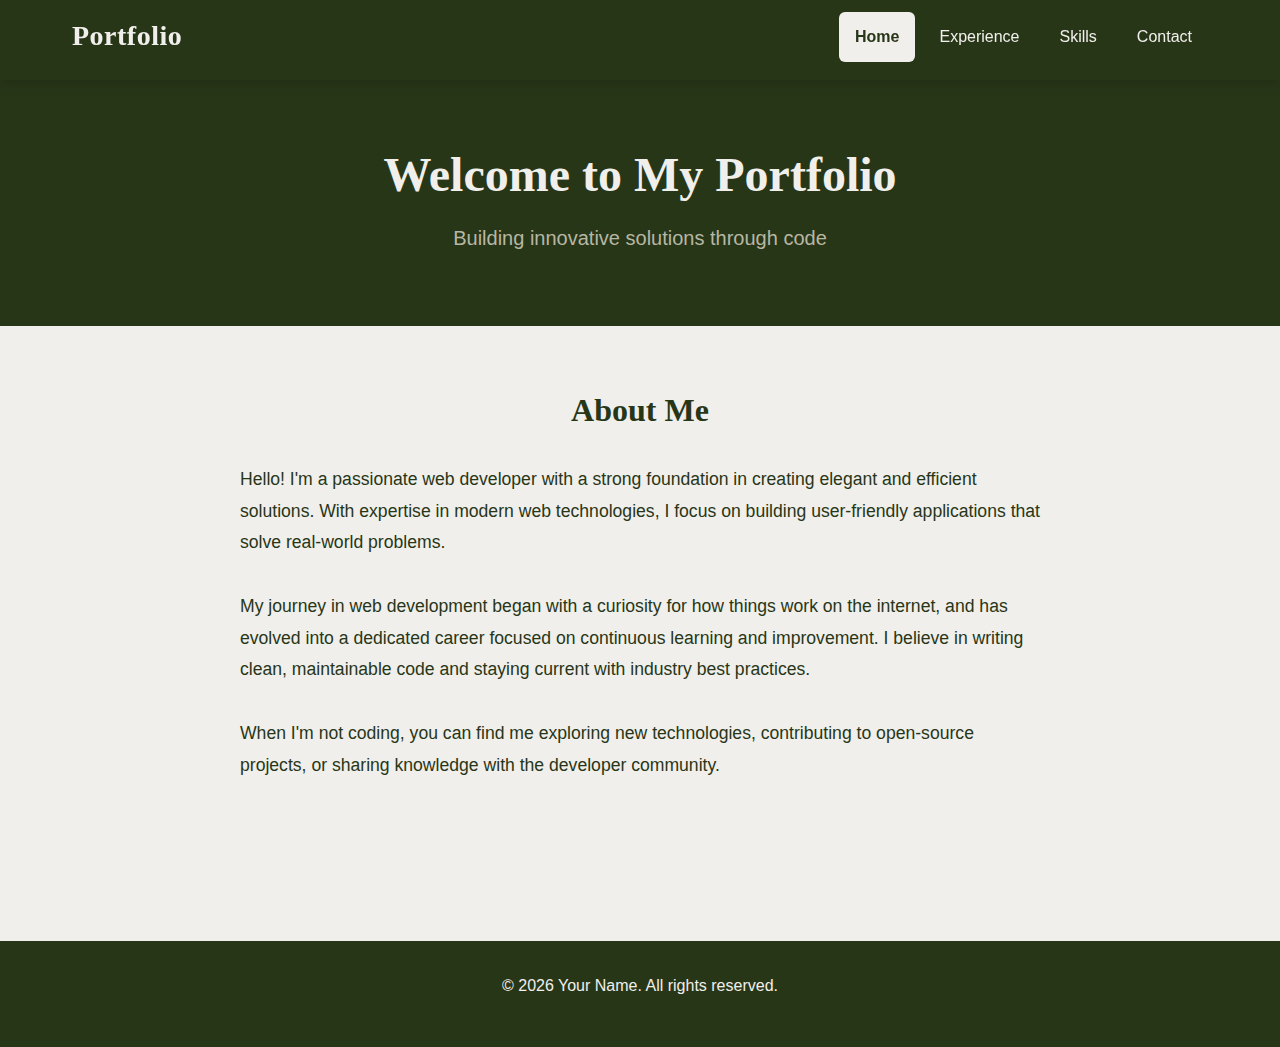
<file: index.html>
<!DOCTYPE html>
<html lang="en">
<head>
    <meta charset="UTF-8">
    <meta name="viewport" content="width=device-width, initial-scale=1.0">
    <meta name="description" content="Professional Portfolio - About Me">
    <meta name="author" content="Your Name">
    <title>Home - Portfolio</title>
    <link rel="stylesheet" href="css/reset.css">
    <link rel="stylesheet" href="css/styles.css">
</head>
<body>
    <header class="main-header">
        <nav class="main-nav">
            <div class="nav-container">
                <div class="logo">
                    <a href="index.html">Portfolio</a>
                </div>
                <ul class="nav-links">
                    <li><a href="index.html" class="active">Home</a></li>
                    <li><a href="experience.html">Experience</a></li>
                    <li><a href="skills.html">Skills</a></li>
                    <li><a href="contact.html">Contact</a></li>
                </ul>
            </div>
        </nav>
    </header>

    <main class="main-content">
        <section class="hero">
            <div class="container">
                <h1>Welcome to My Portfolio</h1>
                <p class="hero-subtitle">Building innovative solutions through code</p>
            </div>
        </section>

        <section class="about">
            <div class="container">
                <h2>About Me</h2>
                <div class="about-content">
                    <div class="about-text">
                        <p>Hello! I'm a passionate web developer with a strong foundation in creating elegant and efficient solutions. With expertise in modern web technologies, I focus on building user-friendly applications that solve real-world problems.</p>
                        <p>My journey in web development began with a curiosity for how things work on the internet, and has evolved into a dedicated career focused on continuous learning and improvement. I believe in writing clean, maintainable code and staying current with industry best practices.</p>
                        <p>When I'm not coding, you can find me exploring new technologies, contributing to open-source projects, or sharing knowledge with the developer community.</p>
                    </div>
                </div>
            </div>
        </section>
    </main>

    <footer class="main-footer">
        <div class="container">
            <p>&copy; 2026 Your Name. All rights reserved.</p>
        </div>
    </footer>
</body>
</html>
</file>
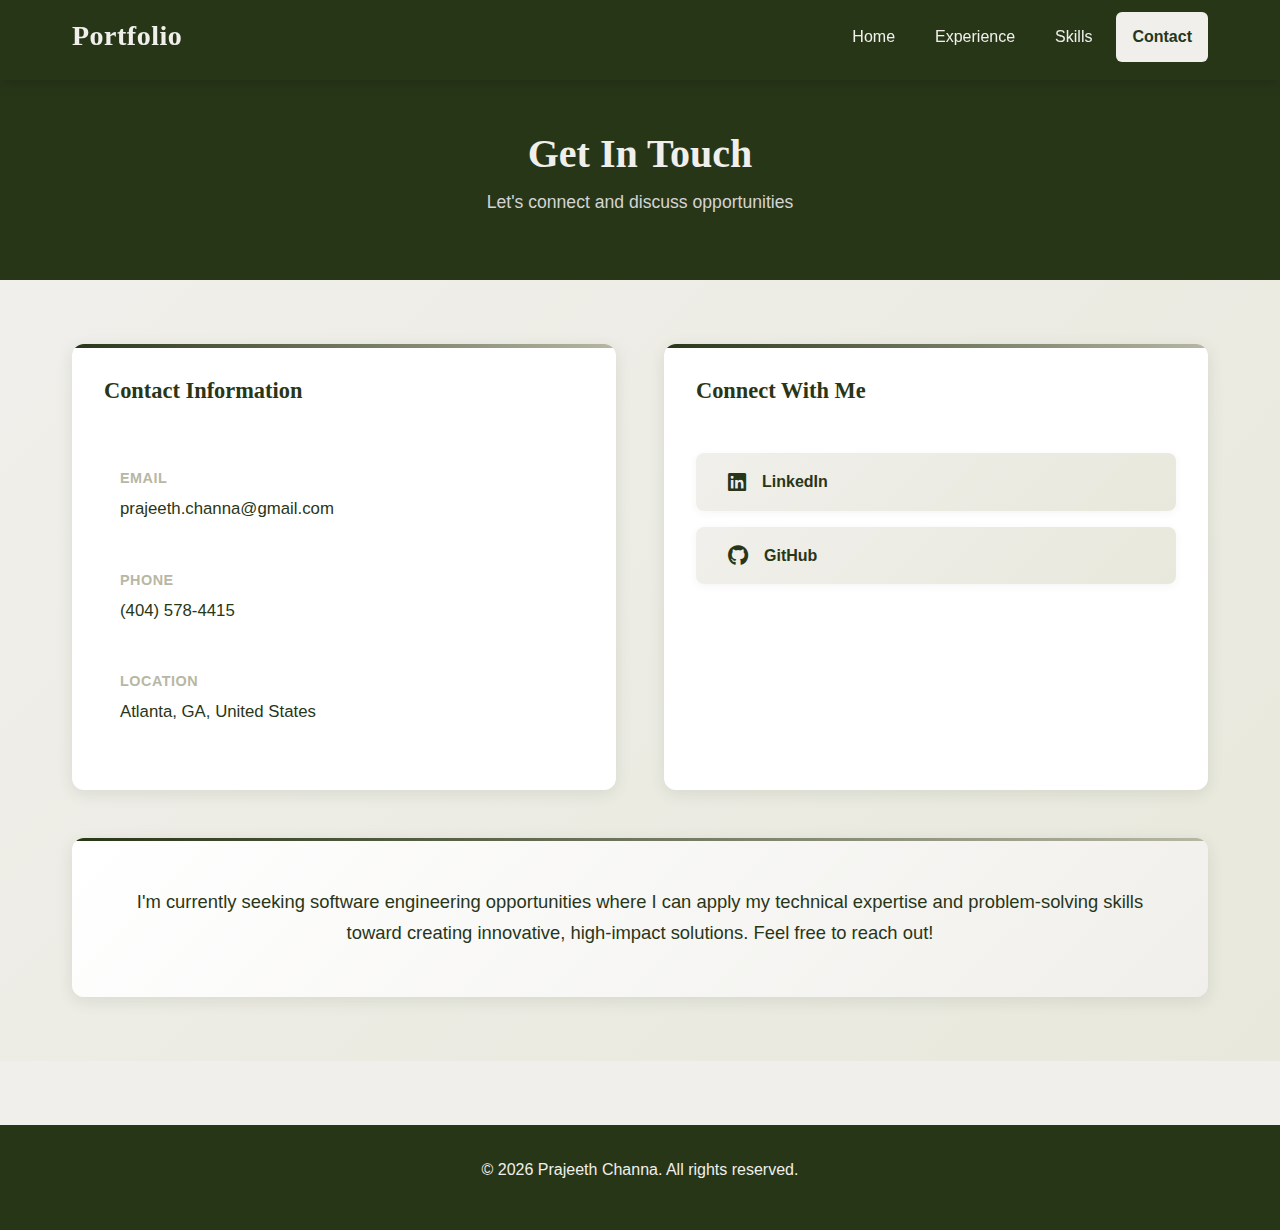
<file: contact.html>
<!DOCTYPE html>
<html lang="en">
<head>
    <meta charset="UTF-8">
    <meta name="viewport" content="width=device-width, initial-scale=1.0">
    <meta name="description" content="Professional Portfolio - Contact Information">
    <meta name="author" content="Your Name">
    <title>Contact - Portfolio</title>
    <link rel="stylesheet" href="css/reset.css">
    <link rel="stylesheet" href="css/styles.css">
    <link rel="stylesheet" href="https://cdnjs.cloudflare.com/ajax/libs/font-awesome/6.5.1/css/all.min.css">
</head>
<body>
    <header class="main-header">
        <nav class="main-nav">
            <div class="nav-container">
                <div class="logo">
                    <a href="index.html">Portfolio</a>
                </div>
                <ul class="nav-links">
                    <li><a href="index.html">Home</a></li>
                    <li><a href="experience.html">Experience</a></li>
                    <li><a href="skills.html">Skills</a></li>
                    <li><a href="contact.html" class="active">Contact</a></li>
                </ul>
            </div>
        </nav>
    </header>

    <main class="main-content">
        <section class="page-header">
            <div class="container">
                <h1>Get In Touch</h1>
                <p>Let's connect and discuss opportunities</p>
            </div>
        </section>

        <section class="contact">
            <div class="container">
                <div class="contact-content">
                    <div class="contact-info">
                        <h2>Contact Information</h2>
                        <div class="contact-item">
                            <h3>Email</h3>
                            <p><a href="mailto:prajeeth.channa@gmail.com">prajeeth.channa@gmail.com</a></p>
                        </div>
                        <div class="contact-item">
                            <h3>Phone</h3>
                            <p><a href="tel:+14045784415">(404) 578-4415</a></p>
                        </div>
                        <div class="contact-item">
                            <h3>Location</h3>
                            <p>Atlanta, GA, United States</p>
                        </div>
                    </div>

                    <div class="social-links">
                        <h2>Connect With Me</h2>
                        <ul class="social-list">
                            <li>
                                <a href="https://linkedin.com/in/prajeeth-channa" target="_blank" rel="noopener noreferrer">
                                    <i class="fab fa-linkedin"></i>
                                    <span>LinkedIn</span>
                                </a>
                            </li>
                            <li>
                                <a href="https://github.com/jithu2111" target="_blank" rel="noopener noreferrer">
                                    <i class="fab fa-github"></i>
                                    <span>GitHub</span>
                                </a>
                            </li>
                        </ul>
                    </div>
                </div>

                <div class="contact-cta">
                    <p>I'm currently seeking software engineering opportunities where I can apply my technical expertise and problem-solving skills toward creating innovative, high-impact solutions. Feel free to reach out!</p>
                </div>
            </div>
        </section>
    </main>

    <footer class="main-footer">
        <div class="container">
            <p>&copy; 2026 Prajeeth Channa. All rights reserved.</p>
        </div>
    </footer>
</body>
</html>
</file>
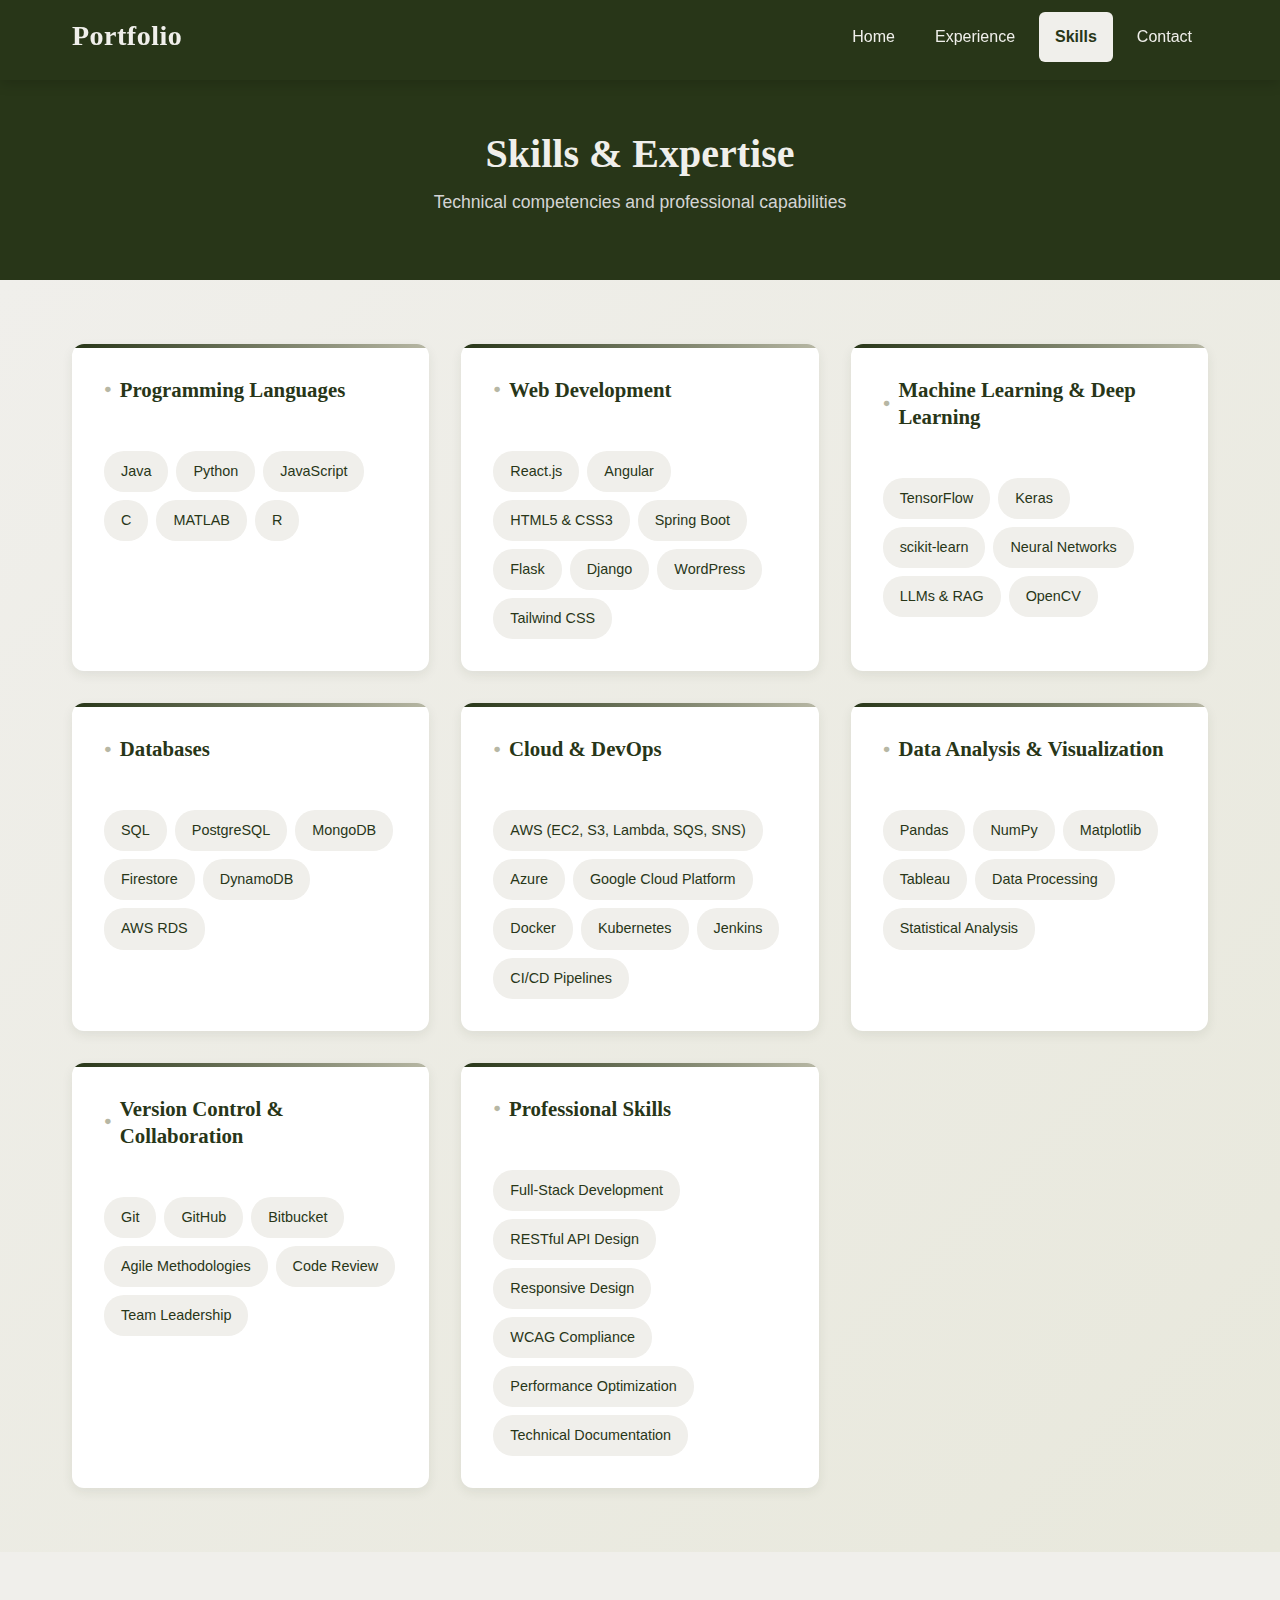
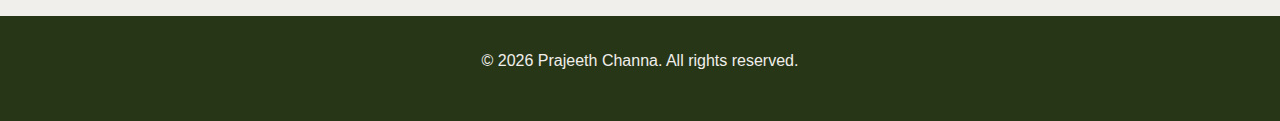
<file: skills.html>
<!DOCTYPE html>
<html lang="en">
<head>
    <meta charset="UTF-8">
    <meta name="viewport" content="width=device-width, initial-scale=1.0">
    <meta name="description" content="Professional Portfolio - Skills & Expertise">
    <meta name="author" content="Your Name">
    <title>Skills - Portfolio</title>
    <link rel="stylesheet" href="css/reset.css">
    <link rel="stylesheet" href="css/styles.css">
</head>
<body>
    <header class="main-header">
        <nav class="main-nav">
            <div class="nav-container">
                <div class="logo">
                    <a href="index.html">Portfolio</a>
                </div>
                <ul class="nav-links">
                    <li><a href="index.html">Home</a></li>
                    <li><a href="experience.html">Experience</a></li>
                    <li><a href="skills.html" class="active">Skills</a></li>
                    <li><a href="contact.html">Contact</a></li>
                </ul>
            </div>
        </nav>
    </header>

    <main class="main-content">
        <section class="page-header">
            <div class="container">
                <h1>Skills & Expertise</h1>
                <p>Technical competencies and professional capabilities</p>
            </div>
        </section>

        <section class="skills">
            <div class="container">
                <div class="skills-category">
                    <h2>Programming Languages</h2>
                    <ul class="skills-list">
                        <li>Java</li>
                        <li>Python</li>
                        <li>JavaScript</li>
                        <li>C</li>
                        <li>MATLAB</li>
                        <li>R</li>
                    </ul>
                </div>

                <div class="skills-category">
                    <h2>Web Development</h2>
                    <ul class="skills-list">
                        <li>React.js</li>
                        <li>Angular</li>
                        <li>HTML5 & CSS3</li>
                        <li>Spring Boot</li>
                        <li>Flask</li>
                        <li>Django</li>
                        <li>WordPress</li>
                        <li>Tailwind CSS</li>
                    </ul>
                </div>

                <div class="skills-category">
                    <h2>Machine Learning & Deep Learning</h2>
                    <ul class="skills-list">
                        <li>TensorFlow</li>
                        <li>Keras</li>
                        <li>scikit-learn</li>
                        <li>Neural Networks</li>
                        <li>LLMs & RAG</li>
                        <li>OpenCV</li>
                    </ul>
                </div>

                <div class="skills-category">
                    <h2>Databases</h2>
                    <ul class="skills-list">
                        <li>SQL</li>
                        <li>PostgreSQL</li>
                        <li>MongoDB</li>
                        <li>Firestore</li>
                        <li>DynamoDB</li>
                        <li>AWS RDS</li>
                    </ul>
                </div>

                <div class="skills-category">
                    <h2>Cloud & DevOps</h2>
                    <ul class="skills-list">
                        <li>AWS (EC2, S3, Lambda, SQS, SNS)</li>
                        <li>Azure</li>
                        <li>Google Cloud Platform</li>
                        <li>Docker</li>
                        <li>Kubernetes</li>
                        <li>Jenkins</li>
                        <li>CI/CD Pipelines</li>
                    </ul>
                </div>

                <div class="skills-category">
                    <h2>Data Analysis & Visualization</h2>
                    <ul class="skills-list">
                        <li>Pandas</li>
                        <li>NumPy</li>
                        <li>Matplotlib</li>
                        <li>Tableau</li>
                        <li>Data Processing</li>
                        <li>Statistical Analysis</li>
                    </ul>
                </div>

                <div class="skills-category">
                    <h2>Version Control & Collaboration</h2>
                    <ul class="skills-list">
                        <li>Git</li>
                        <li>GitHub</li>
                        <li>Bitbucket</li>
                        <li>Agile Methodologies</li>
                        <li>Code Review</li>
                        <li>Team Leadership</li>
                    </ul>
                </div>

                <div class="skills-category">
                    <h2>Professional Skills</h2>
                    <ul class="skills-list">
                        <li>Full-Stack Development</li>
                        <li>RESTful API Design</li>
                        <li>Responsive Design</li>
                        <li>WCAG Compliance</li>
                        <li>Performance Optimization</li>
                        <li>Technical Documentation</li>
                    </ul>
                </div>
            </div>
        </section>
    </main>

    <footer class="main-footer">
        <div class="container">
            <p>&copy; 2026 Prajeeth Channa. All rights reserved.</p>
        </div>
    </footer>
</body>
</html>
</file>
<file: css/styles.css>
/* ===========================
   CSS Variables & Color Palette
   =========================== */
:root {
    /* Color Palette */
    --color-primary: #283618;      /* Darkest Forest */
    --color-secondary: #B7B7A4;    /* Ash Gray */
    --color-tertiary: #D4D4D4;     /* Light Gray */
    --color-background: #F0EFEB;   /* White Picket Fence */
    --color-white: #FFFFFF;

    /* Typography */
    --font-primary: 'Georgia', serif;
    --font-secondary: 'Helvetica Neue', Arial, sans-serif;

    /* Spacing */
    --spacing-xs: 0.5rem;
    --spacing-sm: 1rem;
    --spacing-md: 2rem;
    --spacing-lg: 3rem;
    --spacing-xl: 4rem;

    /* Layout */
    --max-width: 1200px;
    --header-height: 80px;

    /* Transitions */
    --transition-speed: 0.3s;
}

/* ===========================
   Typography
   =========================== */
body {
    font-family: var(--font-secondary);
    color: var(--color-primary);
    background-color: var(--color-background);
}

h1, h2, h3, h4, h5, h6 {
    font-family: var(--font-primary);
    line-height: 1.3;
    font-weight: 600;
}

h1 {
    font-size: 2.5rem;
    margin-bottom: var(--spacing-md);
}

h2 {
    font-size: 2rem;
    margin-bottom: var(--spacing-md);
}

h3 {
    font-size: 1.5rem;
    margin-bottom: var(--spacing-sm);
}

h4 {
    font-size: 1.25rem;
    margin-bottom: var(--spacing-xs);
}

p {
    margin-bottom: var(--spacing-sm);
}

/* ===========================
   Layout
   =========================== */
.container {
    max-width: var(--max-width);
    margin: 0 auto;
    padding: 0 var(--spacing-md);
}

.main-content {
    margin-top: var(--header-height);
    min-height: calc(100vh - var(--header-height) - 100px);
}

.main-content > *:first-child {
    margin-top: 0;
}

/* ===========================
   Header & Navigation
   =========================== */
.main-header {
    position: fixed;
    top: 0;
    left: 0;
    right: 0;
    width: 100%;
    background-color: var(--color-primary);
    height: var(--header-height);
    z-index: 1000;
    box-shadow: 0 4px 12px rgba(0, 0, 0, 0.15);
}

.nav-container {
    max-width: var(--max-width);
    margin: 0 auto;
    padding: 0 var(--spacing-md);
    height: 100%;
    display: flex;
    justify-content: space-between;
    align-items: center;
    padding-top: 12px;
}

.logo {
    display: flex;
    align-items: center;
}

.logo a {
    font-family: var(--font-primary);
    font-size: 1.75rem;
    font-weight: 700;
    color: var(--color-background);
    letter-spacing: 0.5px;
    transition: color var(--transition-speed), transform var(--transition-speed);
    display: inline-block;
}

.logo a:hover {
    color: var(--color-secondary);
    transform: translateY(-2px);
}

.nav-links {
    display: flex;
    gap: var(--spacing-xs);
    align-items: center;
}

.nav-links li {
    display: flex;
    align-items: center;
}

.nav-links a {
    color: var(--color-background);
    font-weight: 500;
    font-size: 1rem;
    padding: 0.75rem var(--spacing-sm);
    transition: all var(--transition-speed);
    border-radius: 6px;
    display: inline-block;
    position: relative;
}

/* Hover effect with underline animation */
.nav-links a::after {
    content: '';
    position: absolute;
    bottom: 4px;
    left: 50%;
    transform: translateX(-50%) scaleX(0);
    width: 80%;
    height: 2px;
    background-color: var(--color-secondary);
    transition: transform var(--transition-speed);
}

.nav-links a:hover {
    color: var(--color-background);
    background-color: rgba(255, 255, 255, 0.1);
}

.nav-links a:hover::after {
    transform: translateX(-50%) scaleX(1);
}

/* Active state - filled background */
.nav-links a.active {
    color: var(--color-primary);
    background-color: var(--color-background);
    font-weight: 600;
}

.nav-links a.active::after {
    display: none;
}

/* ===========================
   Footer
   =========================== */
.main-footer {
    background-color: var(--color-primary);
    color: var(--color-background);
    padding: var(--spacing-md) 0;
    text-align: center;
    margin-top: var(--spacing-xl);
}

/* ===========================
   Home Page
   =========================== */
.hero {
    background-color: var(--color-primary);
    color: var(--color-background);
    padding: var(--spacing-xl) 0;
    text-align: center;
}

.hero h1 {
    font-size: 3rem;
    margin-bottom: var(--spacing-sm);
}

.hero-subtitle {
    font-size: 1.25rem;
    color: var(--color-secondary);
    margin-bottom: var(--spacing-xs);
}

.hero-location {
    font-size: 1rem;
    color: var(--color-tertiary);
    margin-top: var(--spacing-xs);
}

.about {
    padding: var(--spacing-xl) 0;
}

.about h2 {
    color: var(--color-primary);
    text-align: center;
}

.about-content {
    max-width: 800px;
    margin: 0 auto;
}

.about-text p {
    font-size: 1.1rem;
    line-height: 1.8;
    margin-bottom: var(--spacing-md);
    color: var(--color-primary);
}

/* ===========================
   Page Header (Shared)
   =========================== */
.page-header {
    background-color: var(--color-primary);
    color: var(--color-background);
    padding: var(--spacing-lg) 0;
    text-align: center;
}

.page-header h1 {
    margin-bottom: var(--spacing-xs);
}

.page-header p {
    font-size: 1.1rem;
    color: var(--color-tertiary);
}

/* ===========================
   Experience/Projects Page
   =========================== */
.work-experience {
    padding: var(--spacing-xl) 0;
    background-color: var(--color-background);
}

.work-experience h2 {
    color: var(--color-primary);
    text-align: center;
    margin-bottom: var(--spacing-lg);
}

.experience-card {
    background-color: var(--color-white);
    border: 2px solid var(--color-tertiary);
    border-radius: 8px;
    padding: var(--spacing-md);
    margin-bottom: var(--spacing-lg);
    transition: transform var(--transition-speed), box-shadow var(--transition-speed);
}

.experience-card:hover {
    transform: translateY(-3px);
    box-shadow: 0 6px 16px rgba(40, 54, 24, 0.12);
}

.experience-header {
    display: flex;
    justify-content: space-between;
    align-items: flex-start;
    margin-bottom: var(--spacing-md);
    flex-wrap: wrap;
    gap: var(--spacing-sm);
}

.experience-title-group h3 {
    color: var(--color-primary);
    margin-bottom: var(--spacing-xs);
}

.experience-title-group .company {
    color: var(--color-secondary);
    font-weight: 600;
    font-size: 1.1rem;
    margin-bottom: 0;
}

.experience-meta {
    display: flex;
    flex-direction: column;
    align-items: flex-end;
    gap: 0.25rem;
    text-align: right;
}

.experience-meta .location {
    color: var(--color-primary);
    font-weight: 500;
    font-size: 0.95rem;
}

.experience-meta .duration {
    color: var(--color-secondary);
    font-size: 0.9rem;
    font-style: italic;
}

.experience-achievements {
    list-style: none;
    padding-left: 0;
}

.experience-achievements li {
    padding: var(--spacing-xs) 0;
    padding-left: var(--spacing-md);
    position: relative;
    color: var(--color-primary);
    line-height: 1.6;
}

.experience-achievements li::before {
    content: "▸";
    position: absolute;
    left: 0;
    color: var(--color-primary);
    font-weight: bold;
    font-size: 1.1rem;
}

.projects {
    padding: var(--spacing-xl) 0;
}

.projects h2 {
    color: var(--color-primary);
    text-align: center;
    margin-bottom: var(--spacing-lg);
}

.project-card {
    background-color: var(--color-white);
    border: 2px solid var(--color-tertiary);
    border-radius: 8px;
    overflow: hidden;
    margin-bottom: var(--spacing-lg);
    transition: transform var(--transition-speed), box-shadow var(--transition-speed);
}

.project-card:hover {
    transform: translateY(-5px);
    box-shadow: 0 8px 20px rgba(40, 54, 24, 0.15);
}

.project-image {
    width: 100%;
    height: 300px;
    background-color: var(--color-secondary);
    display: flex;
    align-items: center;
    justify-content: center;
    overflow: hidden;
}

.project-image img {
    width: 100%;
    height: 100%;
    object-fit: cover;
}

.project-details {
    padding: var(--spacing-md);
}

.project-details h3 {
    color: var(--color-primary);
    margin-bottom: var(--spacing-sm);
}

.project-description {
    color: var(--color-primary);
    line-height: 1.7;
    margin-bottom: var(--spacing-md);
}

.technologies {
    display: flex;
    flex-wrap: wrap;
    gap: var(--spacing-xs);
}

.tech-tag {
    background-color: var(--color-primary);
    color: var(--color-background);
    padding: 0.4rem 0.8rem;
    border-radius: 4px;
    font-size: 0.9rem;
    font-weight: 500;
}

/* ===========================
   Skills Page
   =========================== */
.skills {
    padding: var(--spacing-xl) 0;
    background: linear-gradient(135deg, var(--color-background) 0%, #e8e8dc 100%);
}

.skills .container {
    display: grid;
    grid-template-columns: repeat(auto-fit, minmax(280px, 1fr));
    gap: var(--spacing-md);
}

.skills-category {
    background-color: var(--color-white);
    padding: var(--spacing-md);
    border: none;
    border-radius: 12px;
    box-shadow: 0 4px 12px rgba(40, 54, 24, 0.08);
    transition: all var(--transition-speed);
    position: relative;
    overflow: hidden;
}

.skills-category::before {
    content: '';
    position: absolute;
    top: 0;
    left: 0;
    right: 0;
    height: 4px;
    background: linear-gradient(90deg, var(--color-primary) 0%, var(--color-secondary) 100%);
}

.skills-category:hover {
    transform: translateY(-5px);
    box-shadow: 0 8px 24px rgba(40, 54, 24, 0.15);
}

.skills-category h2 {
    color: var(--color-primary);
    padding-bottom: var(--spacing-sm);
    border-bottom: none;
    margin-bottom: var(--spacing-md);
    font-size: 1.3rem;
    display: flex;
    align-items: center;
    gap: var(--spacing-xs);
}

.skills-category h2::before {
    content: '●';
    color: var(--color-secondary);
    font-size: 0.8rem;
}

.skills-list {
    list-style: none;
    display: flex;
    flex-wrap: wrap;
    gap: var(--spacing-xs);
}

.skills-list li {
    padding: 0.5rem 1rem;
    background-color: var(--color-background);
    border-radius: 20px;
    color: var(--color-primary);
    font-size: 0.9rem;
    font-weight: 500;
    transition: all var(--transition-speed);
    border: 1px solid transparent;
}

.skills-list li:hover {
    background-color: var(--color-primary);
    color: var(--color-background);
    border-color: var(--color-primary);
    transform: scale(1.05);
}

/* ===========================
   Contact Page
   =========================== */
.contact {
    padding: var(--spacing-xl) 0;
    background: linear-gradient(135deg, var(--color-background) 0%, #e8e8dc 100%);
}

.contact-content {
    display: grid;
    grid-template-columns: repeat(2, 1fr);
    gap: var(--spacing-lg);
    margin-bottom: var(--spacing-lg);
}

.contact-info,
.social-links {
    background-color: var(--color-white);
    padding: var(--spacing-md);
    border: none;
    border-radius: 12px;
    box-shadow: 0 4px 16px rgba(40, 54, 24, 0.1);
    transition: all var(--transition-speed);
    position: relative;
    overflow: hidden;
}

.contact-info::before,
.social-links::before {
    content: '';
    position: absolute;
    top: 0;
    left: 0;
    right: 0;
    height: 4px;
    background: linear-gradient(90deg, var(--color-primary) 0%, var(--color-secondary) 100%);
}

.contact-info:hover,
.social-links:hover {
    transform: translateY(-3px);
    box-shadow: 0 8px 24px rgba(40, 54, 24, 0.15);
}

.contact-info h2,
.social-links h2 {
    color: var(--color-primary);
    padding-bottom: var(--spacing-sm);
    border-bottom: none;
    margin-bottom: var(--spacing-md);
    font-size: 1.4rem;
    display: flex;
    align-items: center;
    gap: var(--spacing-xs);
}

.contact-info h2::before {
    font-size: 1.2rem;
}

.social-links h2::before {
    font-size: 1.2rem;
}

.contact-item {
    margin-bottom: var(--spacing-sm);
    padding: var(--spacing-sm);
    border-radius: 8px;
    transition: background-color var(--transition-speed);
}

.contact-item:hover {
    background-color: var(--color-background);
}

.contact-item h3 {
    color: var(--color-secondary);
    font-family: var(--font-secondary);
    font-weight: 600;
    margin-bottom: var(--spacing-xs);
    font-size: 0.9rem;
    text-transform: uppercase;
    letter-spacing: 0.5px;
}

.contact-item p {
    color: var(--color-primary);
    margin-bottom: 0;
    font-size: 1.05rem;
}

.contact-item a {
    color: var(--color-primary);
    text-decoration: none;
    transition: color var(--transition-speed);
    font-weight: 500;
    position: relative;
}

.contact-item a::after {
    content: '';
    position: absolute;
    bottom: -2px;
    left: 0;
    width: 0;
    height: 2px;
    background-color: var(--color-secondary);
    transition: width var(--transition-speed);
}

.contact-item a:hover {
    color: var(--color-secondary);
}

.contact-item a:hover::after {
    width: 100%;
}

.social-list {
    display: flex;
    flex-direction: column;
    gap: var(--spacing-sm);
}

.social-list li {
    transform-origin: left;
    transition: transform var(--transition-speed);
}

.social-list li:hover {
    transform: translateX(5px);
}

.social-list a {
    color: var(--color-primary);
    padding: var(--spacing-sm) var(--spacing-md);
    background: linear-gradient(135deg, var(--color-background) 0%, #e8e8dc 100%);
    border-radius: 8px;
    transition: all var(--transition-speed);
    font-weight: 600;
    display: flex;
    align-items: center;
    gap: var(--spacing-sm);
    box-shadow: 0 2px 8px rgba(40, 54, 24, 0.05);
}

.social-list a i {
    font-size: 1.3rem;
    transition: transform var(--transition-speed);
}

.social-list a:hover {
    background: var(--color-primary);
    color: var(--color-background);
    box-shadow: 0 4px 12px rgba(40, 54, 24, 0.2);
}

.social-list a:hover i {
    transform: scale(1.1);
}

.contact-cta {
    background: linear-gradient(135deg, var(--color-white) 0%, var(--color-background) 100%);
    padding: var(--spacing-lg);
    border: none;
    border-radius: 12px;
    text-align: center;
    box-shadow: 0 4px 16px rgba(40, 54, 24, 0.1);
    position: relative;
    overflow: hidden;
}

.contact-cta::before {
    content: '';
    position: absolute;
    top: 0;
    left: 0;
    right: 0;
    height: 3px;
    background: linear-gradient(90deg, var(--color-primary) 0%, var(--color-secondary) 100%);
}

.contact-cta p {
    font-size: 1.15rem;
    color: var(--color-primary);
    margin-bottom: 0;
    line-height: 1.7;
    font-weight: 500;
}

/* ===========================
   Responsive Design
   =========================== */
@media (max-width: 968px) {
    :root {
        --header-height: 70px;
    }

    .logo a {
        font-size: 1.5rem;
    }

    .nav-links {
        gap: 0.3rem;
    }

    .nav-links a {
        padding: 0.6rem 0.7rem;
        font-size: 0.9rem;
    }
}

@media (max-width: 768px) {
    :root {
        --header-height: 65px;
        --spacing-md: 1.5rem;
    }

    .nav-container {
        padding: 0 var(--spacing-sm);
    }

    .logo a {
        font-size: 1.3rem;
    }

    .nav-links {
        gap: 0.2rem;
    }

    .nav-links a {
        padding: 0.5rem 0.6rem;
        font-size: 0.85rem;
    }

    /* Reduce underline effect on mobile */
    .nav-links a::after {
        height: 1.5px;
    }

    .skills .container,
    .contact-content {
        grid-template-columns: 1fr;
    }

    .hero h1 {
        font-size: 2rem;
    }

    h1 {
        font-size: 2rem;
    }

    h2 {
        font-size: 1.75rem;
    }
}

@media (max-width: 480px) {
    :root {
        --header-height: 60px;
    }

    .logo a {
        font-size: 1.1rem;
    }

    .nav-links {
        gap: 0.1rem;
    }

    .nav-links a {
        padding: 0.4rem 0.5rem;
        font-size: 0.8rem;
    }

    .hero h1 {
        font-size: 1.75rem;
    }

    .project-card {
        margin-bottom: var(--spacing-md);
    }

    .project-image {
        height: 200px;
    }
}
</file>
